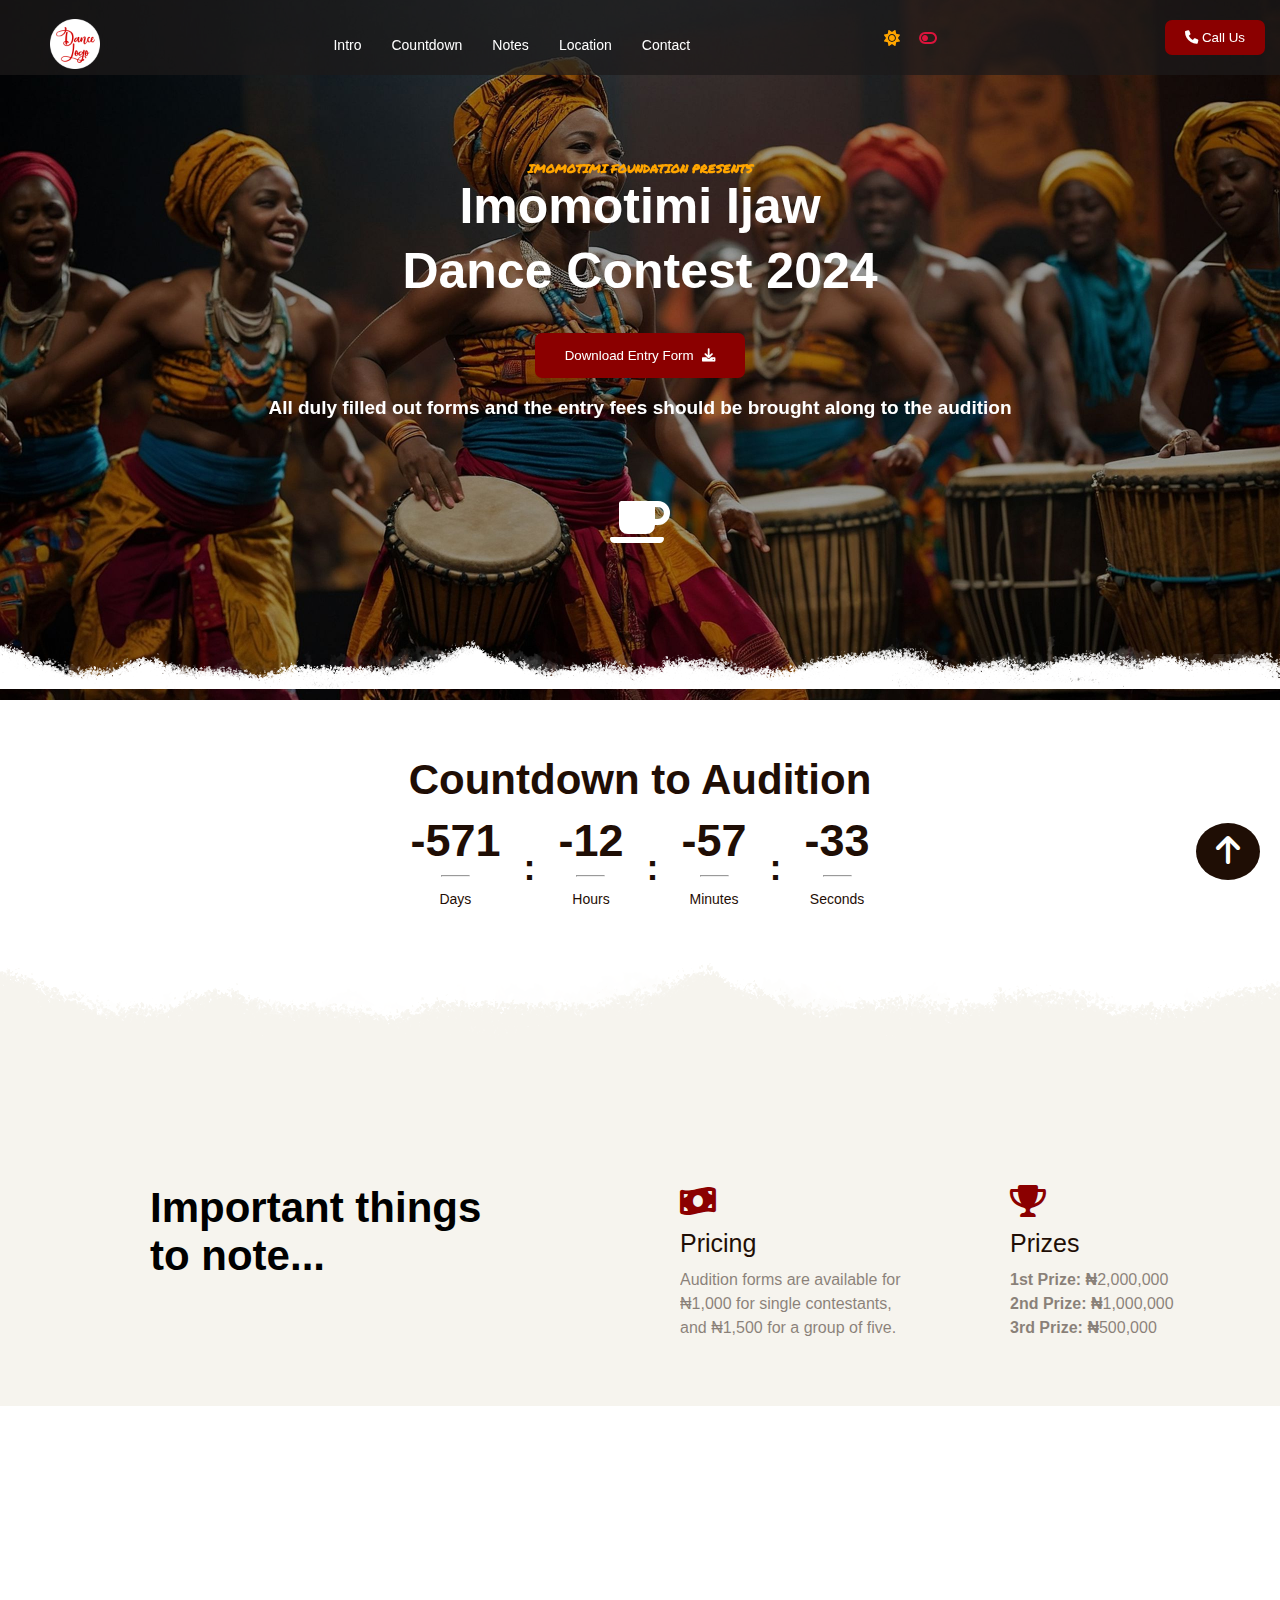
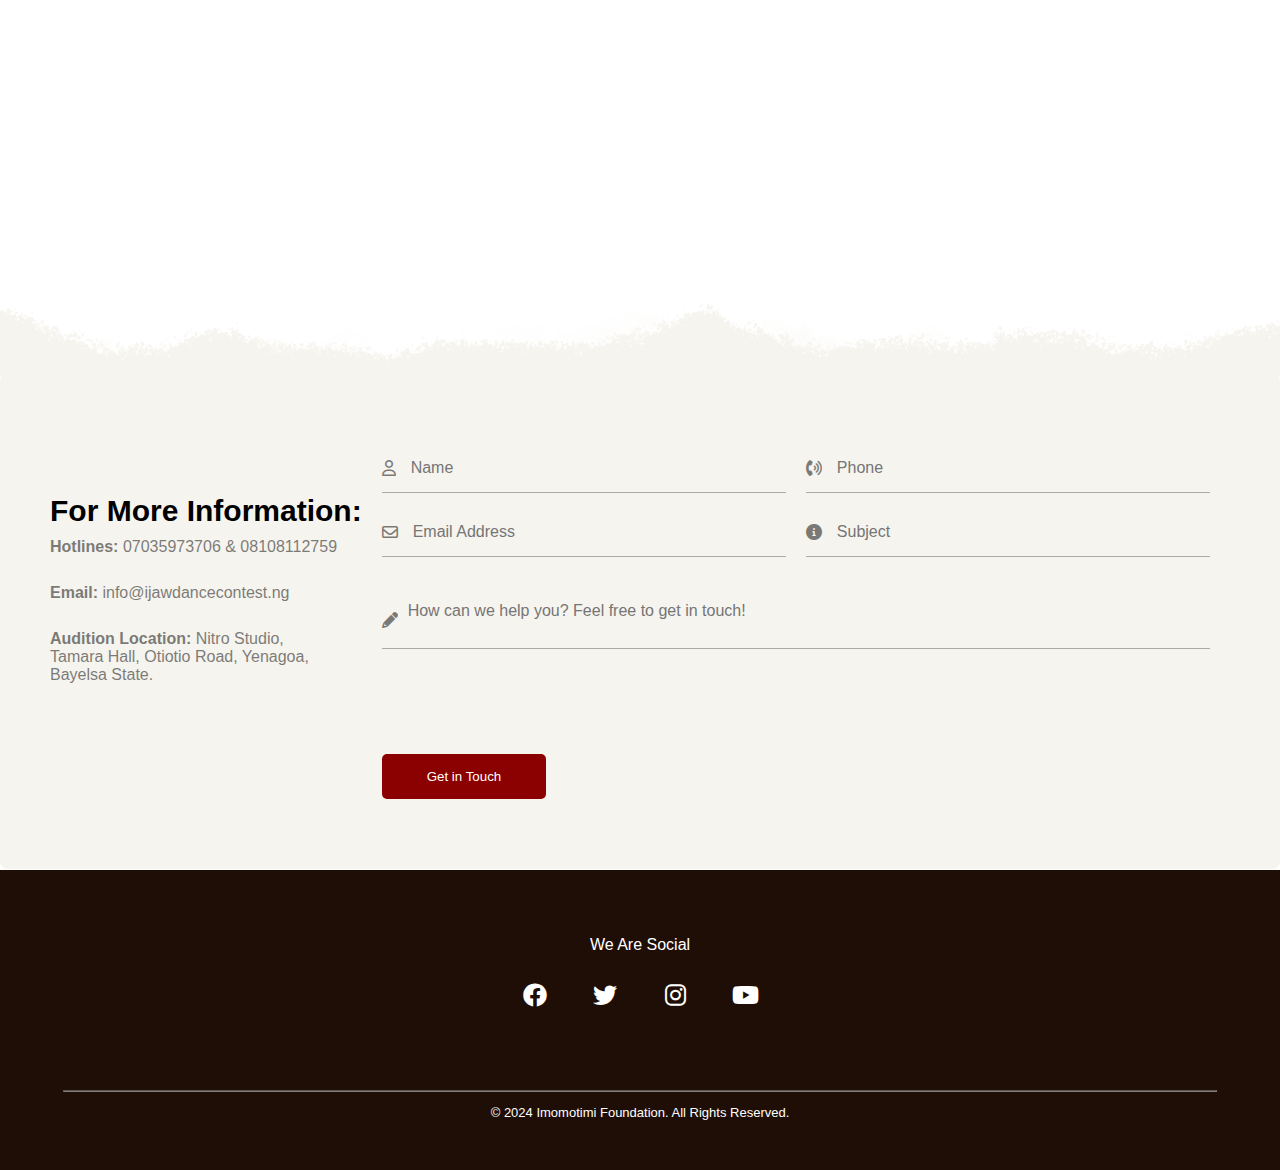
<file: onepage-website/index.html>
<!DOCTYPE html>
<html lang="en">

<head>
    <meta charset="UTF-8">
    <meta name="viewport" content="width=device-width, initial-scale=1.0">
    <title>Onepage Website</title>
    <link rel="icon" href="Assets/image/logo.png" type="image/png">
    <link rel="stylesheet" href="Assets/css/style.css">
    <link rel="stylesheet" href="https://cdnjs.cloudflare.com/ajax/libs/font-awesome/6.0.0-beta3/css/all.min.css">
    <link id="themeStyle" rel="stylesheet" href="Assets/css/light.css">
    <link rel="stylesheet" href="Assets/owlcarousel/assets/owl.carousel.css">
    <link rel="stylesheet" href="Assets/owlcarousel/assets/owl.theme.default.min.css">

</head>

<body>
    <div class="owl-carousel">
        <div class="bg1"></div>
        <div class="bg2"></div>
        <div class="bg3"></div>
    </div>
    
    <header class="section1" >
        <div id="main" class="sticky-header">
            <img src="Assets/image/logo.png" alt="culture" width="40px" class="logo">
            <nav>
                <ul class="lists">
                    <li><a href="#intro">intro</a></li>
                    <li><a href="#countdown">countdown</a></li>
                    <li><a href="#note">notes</a></li>
                    <li><a href="#location">location</a></li>
                    <li><a href="#contact">contact</a></li>
                </ul>
            </nav>
            <div class="toggleswitch">
                <i class="fa-solid fa-sun"></i>
                <i class="fa-solid fa-toggle-off" id="moonIcon" onclick="switchToDark()"></i>
                <i class="fa-solid fa-moon"></i>
            </div>
            <button class="button1"><i class="fa-solid fa-phone" id="phoneCall"></i>Call Us</button>



            <i class="fa-solid fa-bars fa-2xl" id="bar" onclick="toggleMenu()"></i>
            <nav id="navMenu" class="hidden">
                <ul class="lists">
                    <li><a href="#intro">intro</a></li>
                    <li><a href="#countdown">countdown</a></li>
                    <li><a href="#note">notes</a></li>
                    <li><a href="#location">location</a></li>
                    <li><a href="#contact">contact</a></li>
                </ul>
        </div>
        <p class="first-text" id="intro">imomotimi foundation presents</p>
        <h1 class="second-text">imomotimi ijaw</h1>
        <h1 class="third-text">dance contest 2024</h1>
        <button class="button2">download entry form <i class="fa-solid fa-download fa"
                style="padding-left: 5px;"></i></button>
        <p class="last-p">All duly filled out forms and the entry fees should be brought along to the audition</p>

        <i class="fas fa-coffee icon" id="coffee"></i>
        <img id="topWhite" src="Assets/image/shape-top-white-80.png" class="img2" alt="wave">
    </header>
    
    <main>
        <section class="section2" id="countdown">
            <div class="countdown" onload="updateCountdown()">
                <h1 class="section2-h1">Countdown to Audition</h1>
                <div class="time-container">
                    <div class="time-box">
                        <span class="number" id="days">29</span>
                        <hr style="width: 27px;">
                        <p class="label">Days</p>
                    </div>
                    <div class="separator">:</div>
                    <div class="time-box">
                        <span class="number" id="hours">02</span>
                        <hr style="width: 27px;">
                        <p class="label">Hours</p>
                    </div>
                    <div class="separator">:</div>
                    <div class="time-box">
                        <span class="number" id="minutes">08</span>
                        <hr style="width: 27px;">
                        <p class="label">Minutes</p>
                    </div>
                    <div class="separator">:</div>
                    <div class="time-box">
                        <span class="number" id="seconds">06</span>
                        <hr style="width: 27px;">
                        <p class="label">Seconds</p>
                    </div>
                </div>
            </div>

            <img id="topGrey" src="Assets/image/shape-top-grey-80.png" class="img3" alt="wave">
        </section>
        <section class="section3">
            <div class="important-things" id="note">
                <h1 style="font-size: 42px;">
                    Important things <br> to note...
                </h1>
            </div>
            <div class="Pricing">
                <ul>
                    <i class="fa-solid fa-money-bill-wave fa-2xl" style="color: #8B0000;"></i>
                    <li style="font-size: 25px;">Pricing</li>
                    <li class="pricing-p" style="opacity: 0.5;">Audition forms are available for <br>₦1,000 for single
                        contestants,<br> and ₦1,500 for a group
                        of five.</li>
                </ul>
            </div>
            <div class="prizes">
                <ul><i class="fa-solid fa-trophy fa-2xl" style="color: #8B0000"></i>
                    <li style="font-size: 25px;">Prizes</li>
                    <li class="p-content" style="opacity: 0.5;"><strong>1st Prize:</strong> <strong>₦</strong>2,000,000
                    </li>
                    <li class="p-content" style="opacity: 0.5;"><strong>2nd Prize:</strong> <strong>₦</strong>1,000,000
                    </li>
                    <li class="p-content" style="opacity: 0.5;"><strong>3rd Prize:</strong> <strong>₦</strong>500,000
                    </li>
                </ul>
            </div>
        </section>
        <section class="iframe" id="location">
            <iframe
                src="https://www.google.com/maps/embed?pb=!1m18!1m12!1m3!1d15900.206238978464!2d6.310665551482393!3d4.931030920719006!2m3!1f0!2f0!3f0!3m2!1i1024!2i768!4f13.1!3m3!1m2!1s0x106a055be1dcce59%3A0xa6c5b6a97ac6c1a!2sNitro%20Studios!5e0!3m2!1sen!2sng!4v1727526895070!5m2!1sen!2sng"
                width="100%" height="550" style="border:0;" allowfullscreen="" loading="lazy"
                referrerpolicy="no-referrer-when-downgrade"></iframe>

            <img id="topGreyBottom" src="Assets/image/shape-top-grey-80.png" class="img-4" alt="wave">
        </section>
        <section id="greySection">
            <div class="info" id="contact">
                <div class="main-info">
                    <h3>For More Information:</h3>
                    <p><strong>Hotlines:</strong> 07035973706 & 08108112759</p><br>
                    <p><strong>Email:</strong> info@ijawdancecontest.ng</p><br>
                    <p><strong>Audition Location:</strong> Nitro Studio,<br> Tamara Hall, Otiotio Road, Yenagoa,<br>
                        Bayelsa State.</p>
                </div>
                <div class="contact-section">
                    <form class="form">
                        <div class="form1">
                            <div class="border">
                                <i class="fa-regular fa-user" style="opacity: 50%;"></i>
                                <input type="text" name="name" placeholder="Name">
                            </div>

                            <div class="border">
                                <i class="fa-regular fa-envelope" style="opacity: 50%;"></i>

                                <input type="email" name="email" placeholder="Email Address">
                            </div>
                        </div>

                        <div class="form2">
                            <div class="border">

                                <i class="fa-solid fa-phone-volume" style="opacity: 50%;"></i>
                                <input type="tel" name="phone" placeholder="Phone">
                            </div>
                            <div class="border">
                                <i class="fa-solid fa-circle-info" style="opacity: 50%"></i>
                                <input type="text" name="subject" placeholder="Subject">
                            </div>
                        </div>

                        <div class="comment">
                            <div class="border">
                                <i class="fa-solid fa-pencil" style="opacity: 50%;"></i>
                                <textarea name="message"
                                    placeholder="How can we help you? Feel free to get in touch!"></textarea>
                            </div>
                        </div>

                        <button class="button3" type="submit">Get in Touch</button>
                    </form>
                </div>
            </div>
        </section>

    </main>
    <footer>
        <div class="footer">
            <p>We Are Social</p>
            <div class="icons">
                <a href="#" class="social-icons">
                    <i class="fa-brands fa-facebook fa" class="lasticon"></i>
                </a>
                <a href="#" class="social-icons">
                    <i class="fa-brands fa-twitter" class="lasticon"></i>
                </a>
                <a href="#" class="social-icons">
                    <i class="fa-brands fa-instagram fa" class="lasticon"></i>
                </a>
                <a href="#" class="social-icons">
                    <i class="fa-brands fa-youtube fa" class="icon"></i>
                </a>
            </div>
            <hr id="footerHr">
            <div>
                <p class="footer-p">© 2024 Imomotimi Foundation. All Rights Reserved.
                </p>
                <div class="footer-line"> <a href="#"><i class="fa-solid fa-arrow-up fa"></i>
                </div>
            </div>
    </footer>
    <script src="Assets/js/main.js"></script>
    <script src="jquery.3.7.1.min.js"></script>
    <script src="Assets/owlcarousel/owl.carousel.min.js"></script>
    <script>
        $(document).ready(function () {
            $(".owl-carousel").owlCarousel({
                loop: true,
                margin: 10,
                autoplay: true,
                autoplayTimeout: 3000,
                autoplayHoverPause: true,
                nav: false,
                responsive: {
                    0: {
                        items: 1
                    },
                    600: {
                        items: 1
                    },
                    1000: {
                        items: 1
                    }
                }

            });

        });
    </script>
</body>

</html>
</file>
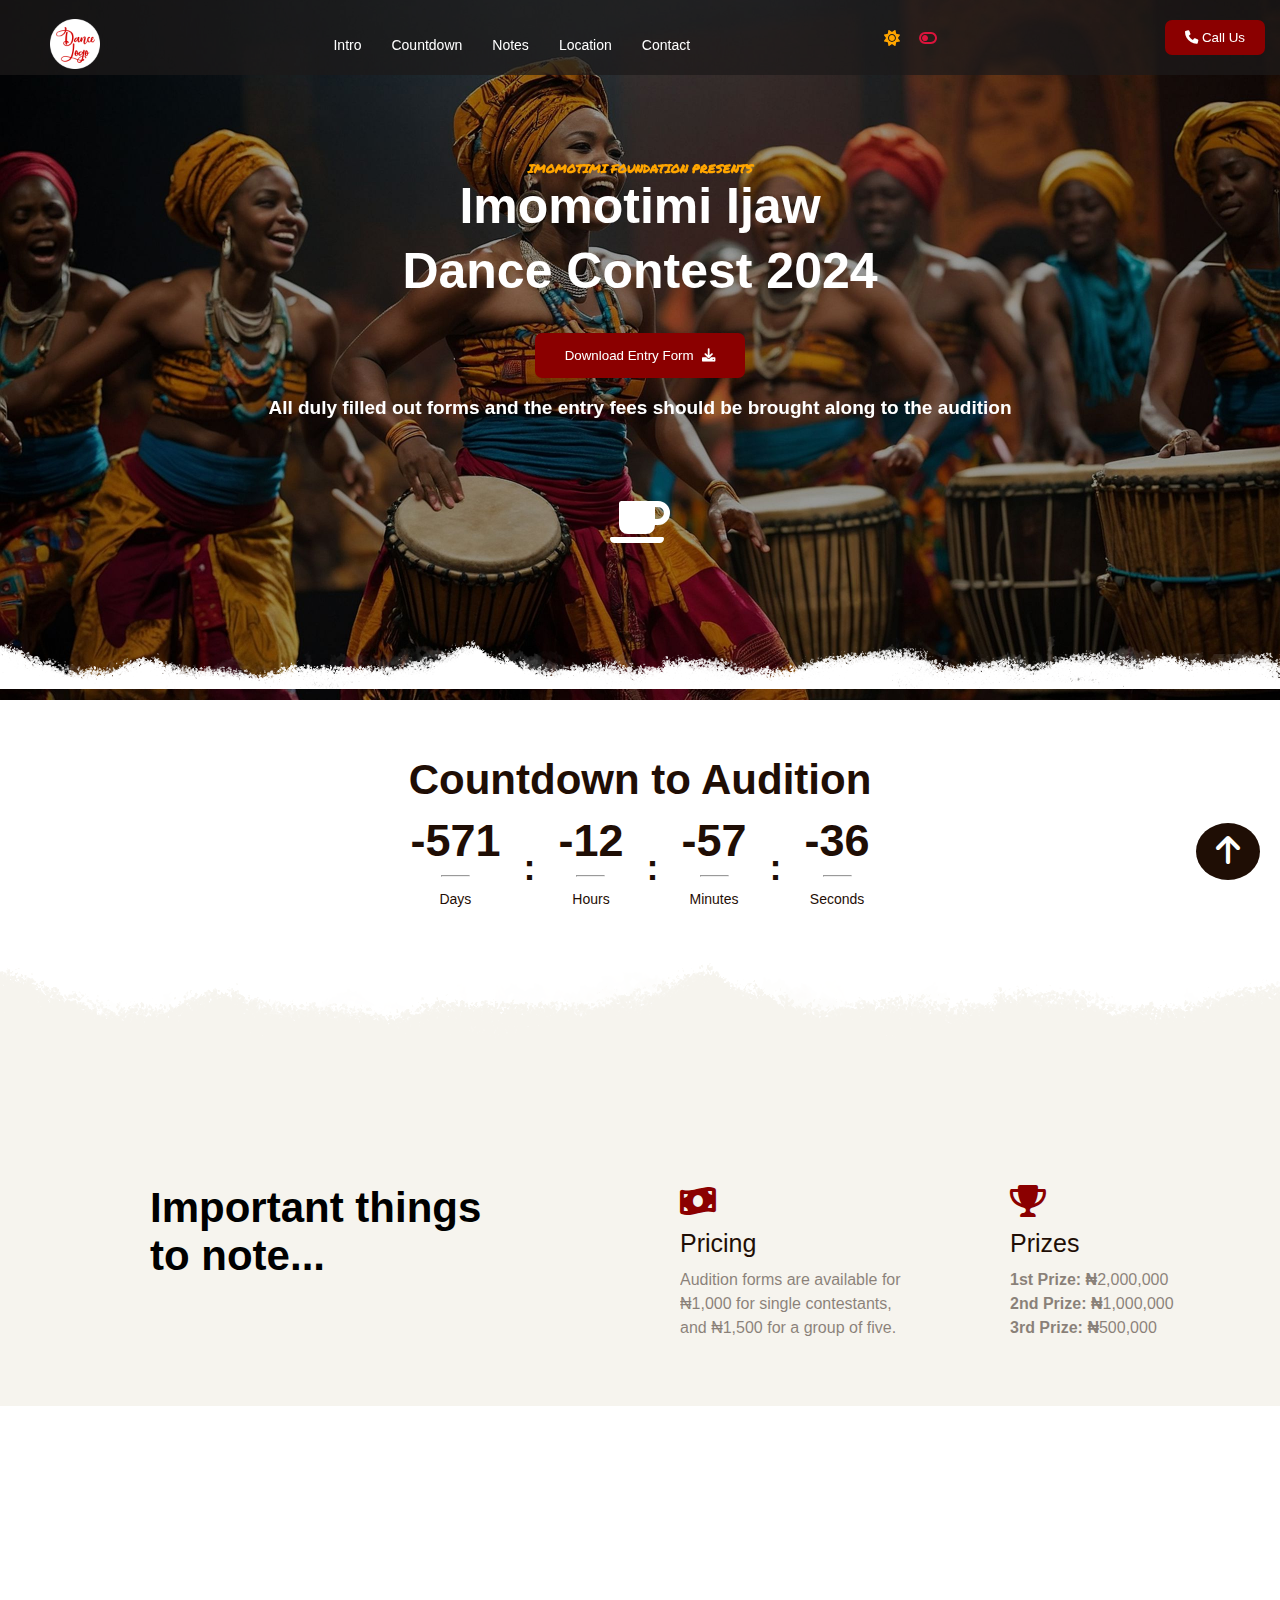
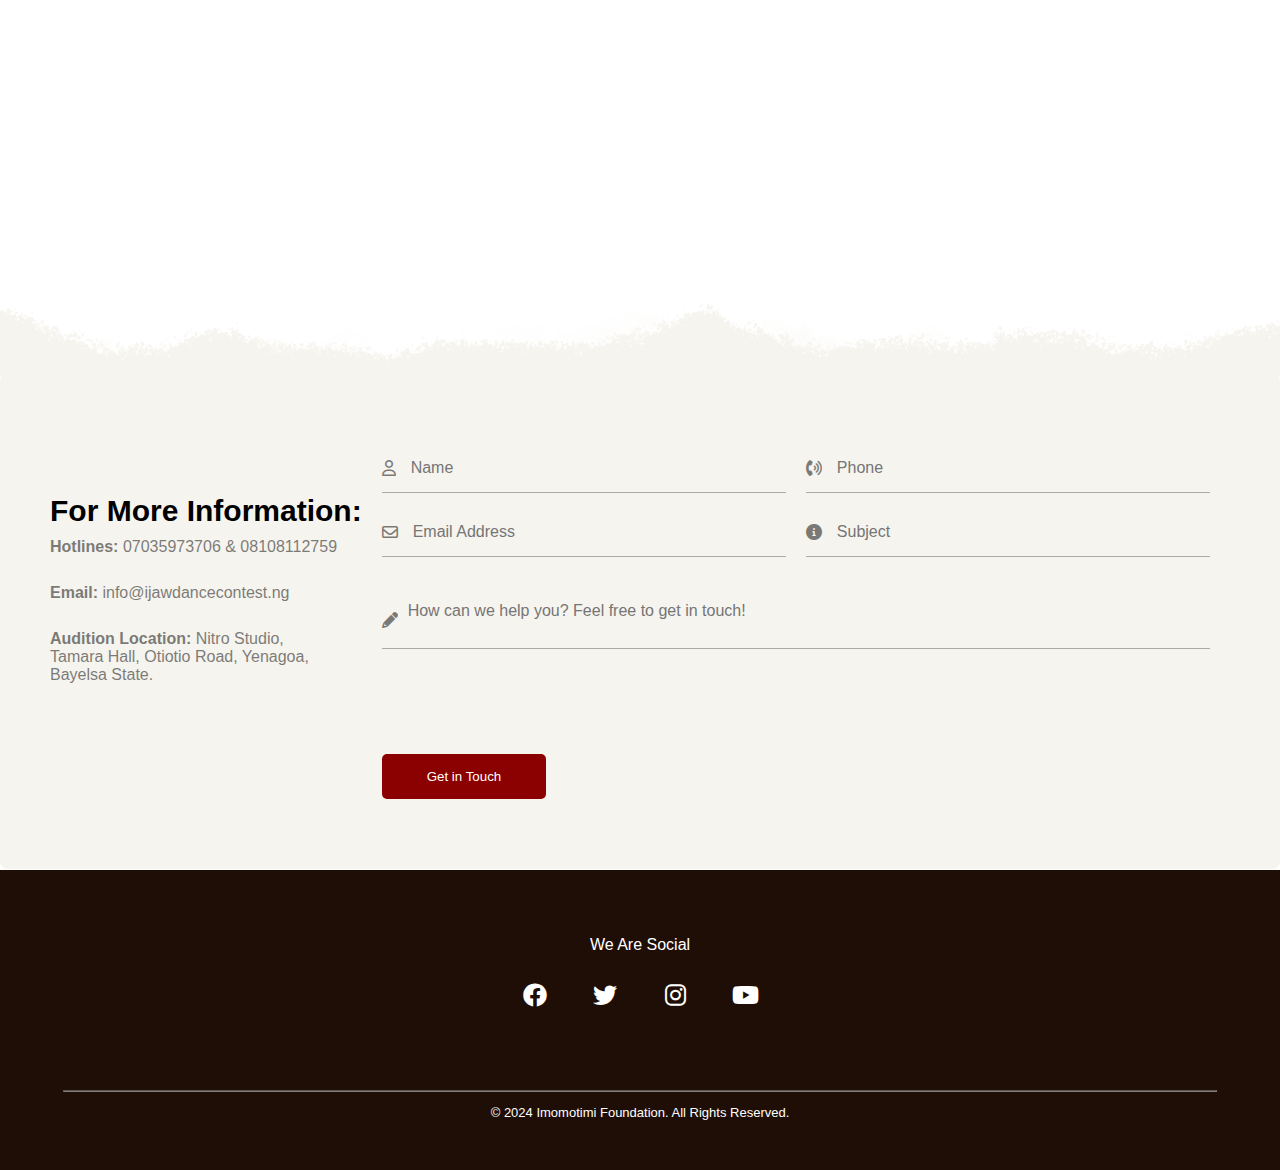
<file: onepage-website/Assets/html/index.html>
<!DOCTYPE html>
<html lang="en">

<head>
    <meta charset="UTF-8">
    <meta name="viewport" content="width=device-width, initial-scale=1.0">
    <title>Onepage Website</title>
    <link rel="icon" href="../image/logo.png" type="image/png">
    <link rel="stylesheet" href="../css/style.css">
    <link rel="stylesheet" href="https://cdnjs.cloudflare.com/ajax/libs/font-awesome/6.0.0-beta3/css/all.min.css">
    <link id="themeStyle" rel="stylesheet" href="../css/light.css">
    <link rel="stylesheet" href="../owlcarousel/assets/owl.carousel.css">
    <link rel="stylesheet" href="../owlcarousel/assets/owl.theme.default.min.css">

</head>

<body>
    <div class="owl-carousel">
        <div class="bg1"></div>
        <div class="bg2"></div>
        <div class="bg3"></div>
    </div>
    
    <header class="section1" >
        <div id="main" class="sticky-header">
            <img src="../image/logo.png" alt="culture" width="40px" class="logo">
            <nav>
                <ul class="lists">
                    <li><a href="#intro">intro</a></li>
                    <li><a href="#countdown">countdown</a></li>
                    <li><a href="#note">notes</a></li>
                    <li><a href="#location">location</a></li>
                    <li><a href="#contact">contact</a></li>
                </ul>
            </nav>
            <div class="toggleswitch">
                <i class="fa-solid fa-sun"></i>
                <i class="fa-solid fa-toggle-off" id="moonIcon" onclick="switchToDark()"></i>
                <i class="fa-solid fa-moon"></i>
            </div>
            <button class="button1"><i class="fa-solid fa-phone" id="phoneCall"></i>Call Us</button>



            <i class="fa-solid fa-bars fa-2xl" id="bar" onclick="toggleMenu()"></i>
            <nav id="navMenu" class="hidden">
                <ul class="lists">
                    <li><a href="#intro">intro</a></li>
                    <li><a href="#countdown">countdown</a></li>
                    <li><a href="#note">notes</a></li>
                    <li><a href="#location">location</a></li>
                    <li><a href="#contact">contact</a></li>
                </ul>
        </div>
        <p class="first-text" id="intro">imomotimi foundation presents</p>
        <h1 class="second-text">imomotimi ijaw</h1>
        <h1 class="third-text">dance contest 2024</h1>
        <button class="button2">download entry form <i class="fa-solid fa-download fa"
                style="padding-left: 5px;"></i></button>
        <p class="last-p">All duly filled out forms and the entry fees should be brought along to the audition</p>

        <i class="fas fa-coffee icon" id="coffee"></i>
        <img id="topWhite" src="../image/shape-top-white-80.png" class="img2" alt="wave">
    </header>
    
    <main>
        <section class="section2" id="countdown">
            <div class="countdown" onload="updateCountdown()">
                <h1 class="section2-h1">Countdown to Audition</h1>
                <div class="time-container">
                    <div class="time-box">
                        <span class="number" id="days">29</span>
                        <hr style="width: 27px;">
                        <p class="label">Days</p>
                    </div>
                    <div class="separator">:</div>
                    <div class="time-box">
                        <span class="number" id="hours">02</span>
                        <hr style="width: 27px;">
                        <p class="label">Hours</p>
                    </div>
                    <div class="separator">:</div>
                    <div class="time-box">
                        <span class="number" id="minutes">08</span>
                        <hr style="width: 27px;">
                        <p class="label">Minutes</p>
                    </div>
                    <div class="separator">:</div>
                    <div class="time-box">
                        <span class="number" id="seconds">06</span>
                        <hr style="width: 27px;">
                        <p class="label">Seconds</p>
                    </div>
                </div>
            </div>

            <img id="topGrey" src="../image/shape-top-grey-80.png" class="img3" alt="wave">
        </section>
        <section class="section3">
            <div class="important-things" id="note">
                <h1 style="font-size: 42px;">
                    Important things <br> to note...
                </h1>
            </div>
            <div class="Pricing">
                <ul>
                    <i class="fa-solid fa-money-bill-wave fa-2xl" style="color: #8B0000;"></i>
                    <li style="font-size: 25px;">Pricing</li>
                    <li class="pricing-p" style="opacity: 0.5;">Audition forms are available for <br>₦1,000 for single
                        contestants,<br> and ₦1,500 for a group
                        of five.</li>
                </ul>
            </div>
            <div class="prizes">
                <ul><i class="fa-solid fa-trophy fa-2xl" style="color: #8B0000"></i>
                    <li style="font-size: 25px;">Prizes</li>
                    <li class="p-content" style="opacity: 0.5;"><strong>1st Prize:</strong> <strong>₦</strong>2,000,000
                    </li>
                    <li class="p-content" style="opacity: 0.5;"><strong>2nd Prize:</strong> <strong>₦</strong>1,000,000
                    </li>
                    <li class="p-content" style="opacity: 0.5;"><strong>3rd Prize:</strong> <strong>₦</strong>500,000
                    </li>
                </ul>
            </div>
        </section>
        <section class="iframe" id="location">
            <iframe
                src="https://www.google.com/maps/embed?pb=!1m18!1m12!1m3!1d15900.206238978464!2d6.310665551482393!3d4.931030920719006!2m3!1f0!2f0!3f0!3m2!1i1024!2i768!4f13.1!3m3!1m2!1s0x106a055be1dcce59%3A0xa6c5b6a97ac6c1a!2sNitro%20Studios!5e0!3m2!1sen!2sng!4v1727526895070!5m2!1sen!2sng"
                width="100%" height="550" style="border:0;" allowfullscreen="" loading="lazy"
                referrerpolicy="no-referrer-when-downgrade"></iframe>

            <img id="topGreyBottom" src="../image/shape-top-grey-80.png" class="img-4" alt="wave">
        </section>
        <section id="greySection">
            <div class="info" id="contact">
                <div class="main-info">
                    <h3>For More Information:</h3>
                    <p><strong>Hotlines:</strong> 07035973706 & 08108112759</p><br>
                    <p><strong>Email:</strong> info@ijawdancecontest.ng</p><br>
                    <p><strong>Audition Location:</strong> Nitro Studio,<br> Tamara Hall, Otiotio Road, Yenagoa,<br>
                        Bayelsa State.</p>
                </div>
                <div class="contact-section">
                    <form class="form">
                        <div class="form1">
                            <div class="border">
                                <i class="fa-regular fa-user" style="opacity: 50%;"></i>
                                <input type="text" name="name" placeholder="Name">
                            </div>

                            <div class="border">
                                <i class="fa-regular fa-envelope" style="opacity: 50%;"></i>

                                <input type="email" name="email" placeholder="Email Address">
                            </div>
                        </div>

                        <div class="form2">
                            <div class="border">

                                <i class="fa-solid fa-phone-volume" style="opacity: 50%;"></i>
                                <input type="tel" name="phone" placeholder="Phone">
                            </div>
                            <div class="border">
                                <i class="fa-solid fa-circle-info" style="opacity: 50%"></i>
                                <input type="text" name="subject" placeholder="Subject">
                            </div>
                        </div>

                        <div class="comment">
                            <div class="border">
                                <i class="fa-solid fa-pencil" style="opacity: 50%;"></i>
                                <textarea name="message"
                                    placeholder="How can we help you? Feel free to get in touch!"></textarea>
                            </div>
                        </div>

                        <button class="button3" type="submit">Get in Touch</button>
                    </form>
                </div>
            </div>
        </section>

    </main>
    <footer>
        <div class="footer">
            <p>We Are Social</p>
            <div class="icons">
                <a href="#" class="social-icons">
                    <i class="fa-brands fa-facebook fa" class="lasticon"></i>
                </a>
                <a href="#" class="social-icons">
                    <i class="fa-brands fa-twitter" class="lasticon"></i>
                </a>
                <a href="#" class="social-icons">
                    <i class="fa-brands fa-instagram fa" class="lasticon"></i>
                </a>
                <a href="#" class="social-icons">
                    <i class="fa-brands fa-youtube fa" class="icon"></i>
                </a>
            </div>
            <hr id="footerHr">
            <div>
                <p class="footer-p">© 2024 Imomotimi Foundation. All Rights Reserved.
                </p>
                <div class="footer-line"> <a href="#"><i class="fa-solid fa-arrow-up fa"></i>
                </div>
            </div>
    </footer>
    <script src="../js/main.js"></script>
    <script src="../../jquery.3.7.1.min.js"></script>
    <script src="../owlcarousel/owl.carousel.min.js"></script>
    <script>
        $(document).ready(function () {
            $(".owl-carousel").owlCarousel({
                loop: true,
                margin: 10,
                autoplay: true,
                autoplayTimeout: 3000,
                autoplayHoverPause: true,
                nav: false,
                responsive: {
                    0: {
                        items: 1
                    },
                    600: {
                        items: 1
                    },
                    1000: {
                        items: 1
                    }
                }

            });

        });
    </script>
</body>

</html>
</file>
<file: onepage-website/Assets/css/style.css>
html,
body {
    overflow-x: hidden;
}

@font-face {
    font-family: 'Permanent Marker';
    src: url(../PermanentMarker-Regular.ttf) format('truetype');
}

body {
    overflow-x: hidden;
    margin: 0;
    padding: 0;
    font-family: Arial, Helvetica, sans-serif;
}
.main-header {
    display: flex;
}

.bg1 {
    background-image: url("../image/1.jpg");
    background-repeat: no-repeat;
    background-size: cover;
    background-position: center;
    width: 100%;
    height: 700px;
    z-index: -1;
}

.bg2 {
    background-image: url("../image/2.jpg");
    background-repeat: no-repeat;
    background-size: cover;
    background-position: center;
    width: 100%;
    height: 700px;
    z-index: -1;
}

.bg3 {
    background-image: url("../image/3.jpg");
    background-repeat: no-repeat;
    background-size: cover;
    background-position: center;
    width: 100%;
    height: 700px;
    z-index: -1;
}

.section1 {
    z-index: 4;
    position: absolute;
    top: 0;
    width: 100%;
    height: 700px;
    color: white;
    box-sizing: border-box;
    text-align: center;
    transition: background-image 1s ease-in-out;
}
.sectionb {
    background-image: url("../image/2.jpg");
    background-repeat: no-repeat;
    background-size: cover;
    background-position: center;
    width: 100%;
    height: 700px;
    color: white;
    box-sizing: border-box;
    text-align: center;
    transition: background-image 1s ease-in-out;
}
.sectionc {
    background-image: url("../image/3.jpg");
    background-repeat: no-repeat;
    background-size: cover;
    background-position: center;
    width: 100%;
    height: 700px;
    color: white;
    box-sizing: border-box;
    text-align: center;
    transition: background-image 1s ease-in-out;
}
a {
    color: white;
    text-decoration: none;
}

a:hover {
    background-color: #8B0000;
    padding: 15px;
    transition: 0.5s;
}
.sticky-header {
    position: fixed;
    width: 100%;
    top: 0;
    z-index: 5;
    background-color: rgba(29, 26, 26, 0.737); 
}
nav {
    padding-top: 15px;
}

.lists {
    display: inline-flex;
    list-style-type: none;
    font-family: Arial, Helvetica, sans-serif;
}

.lists li {
    margin: 0px 15px;
    text-transform: capitalize;
    font-size: 14px;
}

body header div {
    display: flex;
    justify-content: space-between;
    align-items: center;
}

.toggleswitch {
    display: flex;
    gap: 19px;
    align-items: center;
}

#moonIcon {
    color: crimson;
}


.logo {
    width: 50px;
    margin: 12px 0px 0px 50px;
    animation: slideRight 2s ease-in-out forwards infinite;
}

@keyframes slideRight {
    0% {
        transform: translateX(0);
        /* Start at the original position */
    }

    50% {
        transform: translateX(100px);
        /* End 100px to the right */
    }

    100% {
        transform: translateX(0);
        /* Return to original position */
    }
}

.button1 {
    background-color: #8B0000;
    color: white;
    margin: 15px;
    width: 100px;
    height: 35px;
    border: none;
    border-radius: 7px;
    cursor: pointer;
}

#phoneCall {
    margin-right: 4px;
}

#bar {
    display: none;
}

#navMenu {
    display: none;
    position: absolute;
    top: 60px;
    right: 0;
    width: 200px;
    padding: 20px;
    border-radius: 5px;
    z-index: 1000;
}
#navMenu.visible {
    display: block;
}
#navMenu .lists{
    display: flex;
    flex-direction: column;
    gap: 15px;
}
#navMenu .lists li {
    margin: 0;
    padding: 10px;
    text-align: center;
}
#coffee {
    font-size: 3rem;
    padding-top: 60px;
    animation: bounce 2s infinite;
}

/* Keyframes for the bounce effect */
@keyframes bounce {

    0%,
    20%,
    50%,
    80%,
    100% {
        transform: translateY(0);
        /* Initial position */
    }

    40% {
        transform: translateY(-10px);
        /* Move up */
    }

    60% {
        transform: translateY(-5px);
        /* Move down slightly */
    }
}

.img2 {
    width: 100%;
    height: auto;
    margin-top: 90px;
}

.first-text {
    text-transform: uppercase;
    font-size: 12px;
    font-family: 'Permanent Marker';
    font-weight: bold;
    color: orange;
    margin-top: 160px;
}

.second-text {
    font-size: 50px;
    font-family: Arial, Helvetica, sans-serif;
    text-transform: capitalize;
    margin-top: -12px;
}

.third-text {
    font-size: 50px;
    margin-top: -27px;
    text-transform: capitalize;
    font-family: Arial, Helvetica, sans-serif;
}

.button2 {
    background-color: #8B0000;
    color: white;
    padding: 15px 30px;
    border-radius: 7px;
    border: none;
    text-transform: capitalize;
    cursor: pointer;
}

.last-p {
    font-size: 19px;
    font-weight: 600;
}

.section2 {
    text-align: center;
    padding: 40px 20px;
}

.section2,
img {
    padding: 0px;
    margin-bottom: -3px;
}

.countdown {
    text-align: center;
    font-family: Arial, Helvetica, sans-serif;
    color: #1f0e05;
}

.section2-h1 {
    font-size: 42px;
    padding-top: 10px;
}

.time-container {
    display: flex;
    justify-content: center;
    align-items: center;
    gap: 12px;
    margin-top: -18px;
}

.time-box {
    display: inline-block;
    padding: 1px;
    text-align: center;
}

.number {
    font-size: 45px;
    font-weight: bold;
    margin-bottom: 10px;
}

.separator {
    font-size: 36px;
    font-weight: bold;
    padding: 10px;
}

.label {
    font-size: 14px;
    font-weight: 200;
}

/* .img3 {
    border: transparent;
    margin-top: 36px;
} */

.section3 {
    margin-top: 0;
    padding-top: 50px;
    display: grid;
    grid-template-columns: 2fr 1fr 1fr;
    /* Adjust the width distribution between elements */
    gap: 20px;
    background-color: #f6f4ee;
    box-sizing: border-box;
    align-items: end;
    /* Align items at the start */
}

.important-things {
    padding-top: 70px;
    padding-left: 150px;
    box-shadow: none;
    background-color: #f6f4ee;
    height: 250px;
    font-family: Arial, Helvetica, sans-serif;
}

.Pricing,
.prizes {
    padding-bottom: 50px;
    padding-right: 15px;
    color: #1f0e05;
    box-shadow: none;
    background-color: #f6f4ee;
    font-family: Arial, Helvetica, sans-serif;
    text-align: left;
    margin-right: 10px;
}

.pricing,
.prizes,
ul {
    list-style: none;
    line-height: 2;
}

.Pricing i,
.prizes i {
    color: #8B0000;
}

.p-content,
.pricing-p {
    line-height: 1.5;
    font-size: 16px;
    opacity: 0.5;
}



.img-4 {
    background-color: transparent;
    margin-top: -70px;
    padding: 0px;
}


.section4 {
    display: flex;
    justify-content: space-between;
    gap: 30px;
}

.iframe {
    margin-bottom: 0px;
}

.contact-container {
    display: flex;
    justify-content: space-between;
    align-items: flex-start;
    gap: 30px;
    width: 100%;
}

.info {
    flex: 1;
    padding: 50px;
    background-color: #f6f4ee;
    margin-bottom: 20px;
    margin-top: -4px;
    border-radius: 8px;
    display: flex;
}
/* #main {
    display: flex;
    justify-content: space-between;
    align-items: center;
    top: 0;
} */
.main-info {
    margin-top: 40px;
}

.info h3 {
    margin-bottom: 10px;
    font-size: 30px;
}

.info p {
    margin: 5px 0;
    opacity: 0.5;
    font-family: Arial, Helvetica, sans-serif;
}

.contact-section {
    flex: 1;
    background-color: #f6f4ee;
    padding: 20px;
    border-radius: 8px;
}

.form {
    display: flex;
    flex-wrap: wrap;
    gap: 20px;
}

.form1,
.form2,
.form3 {
    display: flex;
    flex-direction: column;
    flex: 1;
}

.border {
    display: flex;
    align-items: center;
    border-bottom: 1px solid rgba(0, 0, 0, 0.3);
    margin-bottom: 15px;
}

input {
    border: none;
    background-color: transparent;
    padding: 15px;
    font-size: 16px;
    font-family: Arial, Helvetica, sans-serif;
    width: 100%;
}
textarea {
    font-family: Arial, Helvetica, sans-serif;

}

.comment {
    width: 100%;

}


textarea {
    border: none;
    outline: none;
    resize: none;
    /* Prevents resizing of the textarea */
    padding: 10px;
    /* Adds some padding for a clean look */
    width: 100%;
    /* Ensures it takes up the full width */
    background-color: transparent;
    /* Make the background transparent if desired */
    font-size: 16px;
    /* Font styling */
}




.button3 {
    background-color: #8B0000;
    color: white;
    border: none;
    border-radius: 5px;
    padding: 15px 45px;
    margin-top: 70px;
    cursor: pointer;
}

/* .icon{
    border-radius: 50%;
    border: 1px solid white;
    padding: 10px;
} */
.footer {
    text-align: center;
    width: 100%;
    height: 250px;
    background-color: #1f0e05;
    color: white;
    padding-top: 50px;
    margin-top: -19px;
}

.footer p {
    font-family: Arial, Helvetica, sans-serif;
}


.footer-line {
    position: fixed;
    bottom: 20px;
    right: 20px;
    /* Position it at the bottom right corner */
    font-size: 32px;
    background-color: #1f0e05;
    border-radius: 50%;
    padding: 10px;
    text-decoration: none;
    transition: transform 0.3s, opacity 0.3s;
    animation: zoom 1s infinite;
    /* Add animation */
}

@keyframes zoom {
    0% {
        transform: scale(1);
    }

    50% {
        transform: scale(1.3);
    }

    100% {
        transform: scale(1);
    }
}

.footer-line a {
    display: inline-block;
    border-radius: 50%;
}

.footer-line i {
    transition: transform 0.3s;
}

.footer-line:hover i {
    transform: scale(1.2);
    /* Slightly enlarge on hover */
}



.footer-p {
    font-size: 13px;
}

.footer i {
    margin: 0 10px;
    color: white;
}

.icons {
    display: flex;
    justify-content: center;
    gap: 20px;
}

.social-icons {
    width: 50px;
    height: 50px;
    border-radius: 50%;
    background-color: #1f0e05;
    display: flex;
    align-items: center;
    justify-content: center;
    text-align: center;
    font-size: 24px;
    color: #333;
    transition: background-color 0.3s ease, color 0.3s ease;
}

#footerHr {
    width: 90%;
    margin-top: 70px;
    opacity: 0.5;
}

/* Responsive Design */
@media (max-width: 768px) {

    .img2,
    .img3,
    .img-4 {
        display: none;
    }

    .lists,
    l1 {
        display: none;
    }

    .button1 {
        display: none;
    }

    #bar {
        display: block;
        color: white;
        margin-right: 10px;
    }
    #navMenu .list {
        display: flex;
    }
    .first-text {
        display: none;
    }

    .second-text {
        padding-top: 230px;
        font-size: 35px;
    }

    .third-text {
        font-size: 35px;
        padding-top: 5px;
    }

    .button2 {
        padding: 20px 50px;
        font-size: 16px;
        font-weight: 600;
    }

    .last-p {
        font-size: 8px;
    }

    .iframe {
        margin-bottom: -25px;
    }

    .info {
        display: block;
    }

    .form {
        display: block;
    }

    .section2 {
        height: 300px;
        padding: 20px;
    }

    .section2-h1 {
        font-size: 30px;
    }

    .number {
        font-size: 25px;
    }

    .label {
        font-size: 15px;
        font-weight: 400;
    }

    .time-container {
        gap: 10px;
    }

    .countdown {
        padding-top: 27px;
    }

    .section3 {
        flex-direction: column;
        align-items: normal;
        padding-top: 1px;
        display: flex;
    }

    .important-things {
        padding-left: 20px;
    }

    .Pricing,
    .prizes {
        flex: none;
        width: 100%;
        max-width: 90%;
        padding-top: 0px;
        text-align: left;
        font-size: 16px;
    }

    .iframe iframe {
        height: 300px;
    }


    .footer {
        height: auto;
        padding: 20px;
    }


}
</file>
<file: onepage-website/Assets/css/light.css>
body {
    background-color: white;
    color: black;
}
#topGrey {
    border: transparent;
    margin-top: 36px;
}
#topGreyBottom {
    background-color: transparent;
    margin-top: -70px;
    padding: 0px;
}

.fa-sun {
    color: orange;
}

.fa-moon {
    visibility: hidden;
}
</file>
